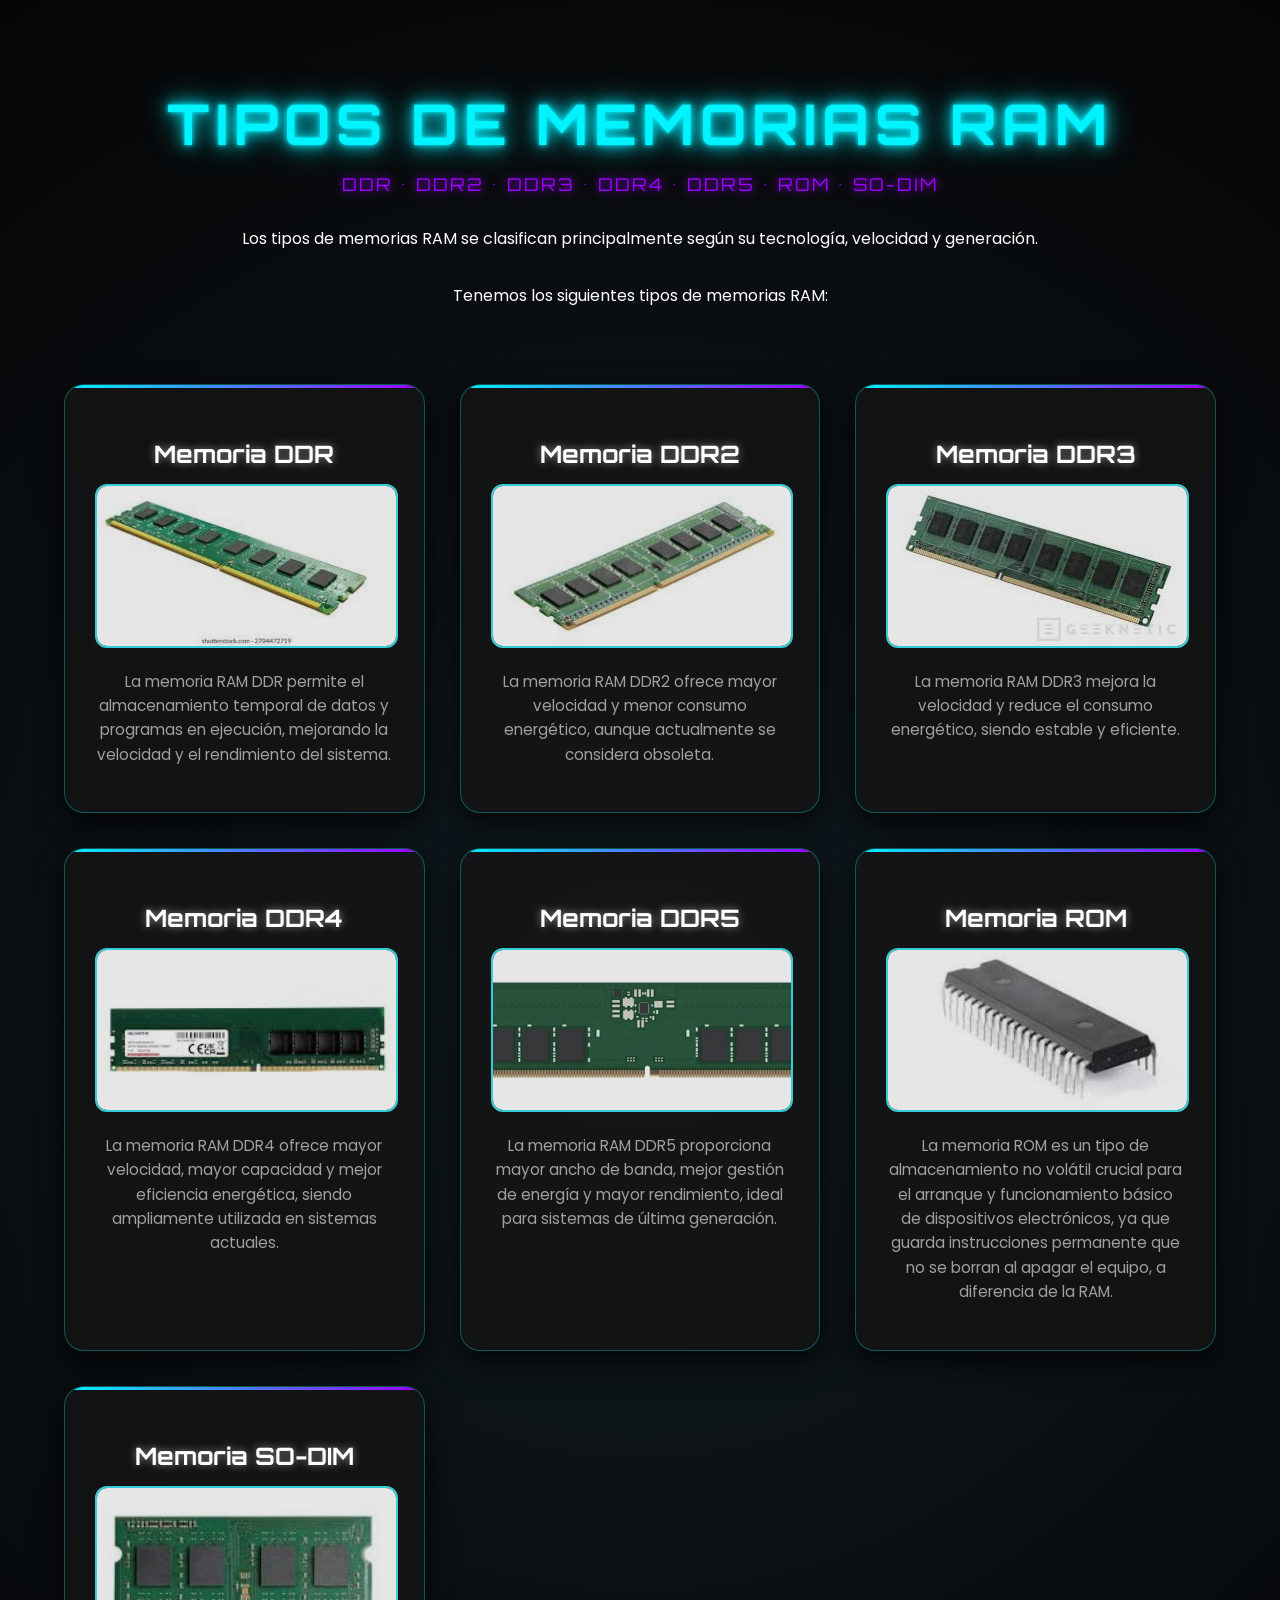
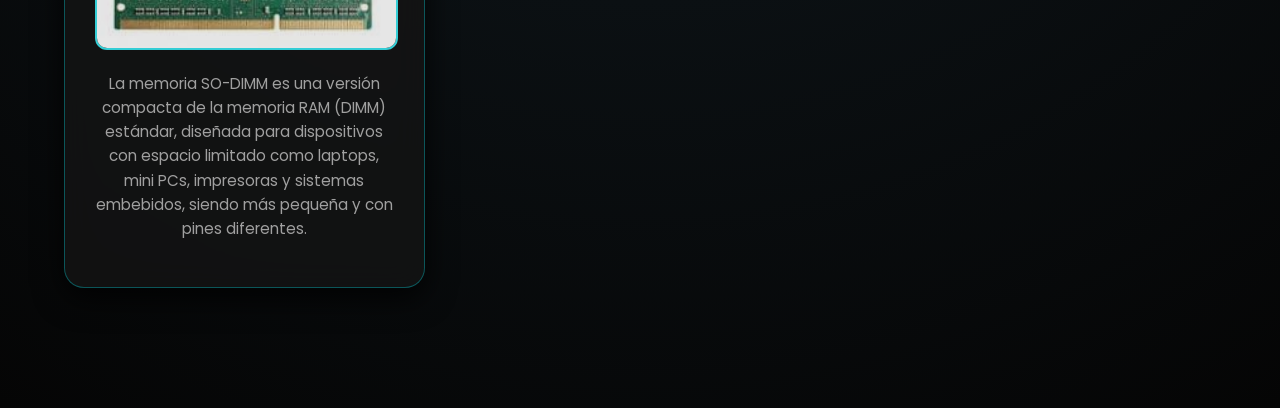
<file: index.html>
<!DOCTYPE html>
<html lang="es">
<head>
  <meta charset="UTF-8">
  <meta name="viewport" content="width=device-width, initial-scale=1.0">
  <title>Tipos de Memorias RAM</title>
  <link rel="stylesheet" href="memorias RAM.css">
  <link rel="shortcut icon" type="image/x-icon" href="icono RAM.jfif">
</head>
<body>
  <header class="encabezado">
    <h1>TIPOS DE MEMORIAS RAM</h1>
    <h2>DDR • DDR2 • DDR3 • DDR4 • DDR5 • ROM • SO-DIM</h2>
  </header>


  
  <p>Los tipos de memorias RAM se clasifican principalmente según su tecnología, velocidad y generación.</p>
  <p>Tenemos los siguientes tipos de memorias RAM:</p>

  <!-- Tarjetas con imágenes clicables -->
  <section class="tarjetas">
    <div class="tarjeta">
      <h3>Memoria DDR</h3>
      <a href="DDR.html">
        <img src="imagen DDR.jfif" alt="DDR">
      </a>
      <p>La memoria RAM DDR permite el almacenamiento temporal de datos y programas en ejecución, mejorando la velocidad y el rendimiento del sistema.</p>

    </div>

    <div class="tarjeta">
      <h3>Memoria DDR2</h3>
      <a href="DDR2.html">
        <img src="imagen DDR2.jfif" alt="DDR2">
      </a>
      <p>La memoria RAM DDR2 ofrece mayor velocidad y menor consumo energético, aunque actualmente se considera obsoleta.</p>

    </div>

    <div class="tarjeta">
      <h3>Memoria DDR3</h3>
      <a href="DDR3.html">
        <img src="imagen DDR3.jfif" alt="DDR3">
      </a>
      <p>La memoria RAM DDR3 mejora la velocidad y reduce el consumo energético, siendo estable y eficiente.</p>

    </div>

    <div class="tarjeta">
      <h3>Memoria DDR4</h3>
      <a href="DDR4.html">
        <img src="imagen DDR4.jfif" alt="DDR4">
      </a>
      <p>La memoria RAM DDR4 ofrece mayor velocidad, mayor capacidad y mejor eficiencia energética, siendo ampliamente utilizada en sistemas actuales.</p>

    </div>
     
    <div class="tarjeta">
        <h3>Memoria DDR5</h3>
        <a href="DDR5.html">
          <img src="imagen DDR5.webp" alt="DDR5">
        </a>
        <p>La memoria RAM DDR5 proporciona mayor ancho de banda, mejor gestión de energía y mayor rendimiento, ideal para sistemas de última generación.</p>

      </div>

      <div class="tarjeta">
        <h3>Memoria ROM</h3>
        <a href="ROM.html">
          <img src="imagen ROM.jfif" alt="ROM">
        </a>
        <p>La memoria ROM es un tipo de almacenamiento no volátil crucial para el arranque y funcionamiento básico de dispositivos electrónicos, ya que guarda instrucciones permanente que no se borran al apagar el equipo, a diferencia de la RAM.</p>

      </div>

      <div class="tarjeta">
        <h3>Memoria SO-DIM</h3>
        <a href="SO-DIM.html">
          <img src="imagen SO-DIM.jfif" alt="SO=DIM">
        </a>
        <p>La memoria SO-DIMM es una versión compacta de la memoria RAM (DIMM) estándar, diseñada para dispositivos con espacio limitado como laptops, mini PCs, impresoras y sistemas embebidos, siendo más pequeña y con pines diferentes.</p>

      </div>
  </section>

  <footer>

  </footer>
</body>
</html>
</file>
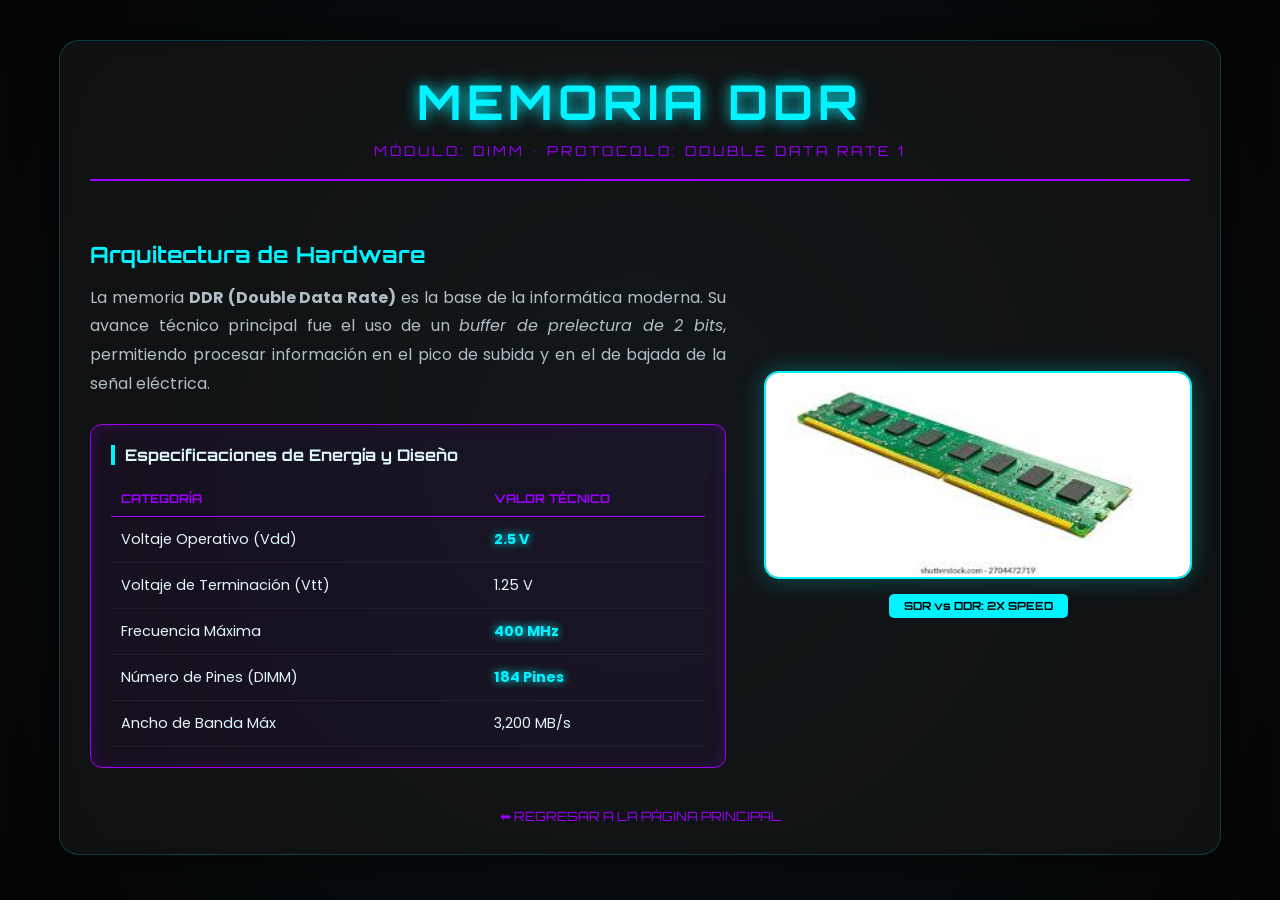
<file: DDR.html>
<!DOCTYPE html>
<html lang="es">
<head>
  <meta charset="UTF-8">
  <meta name="viewport" content="width=device-width, initial-scale=1.0">
  <title>Especificaciones DDR | Tech Lab</title>
  <link href="https://fonts.googleapis.com/css2?family=Orbitron:wght@400;700&family=Poppins:wght@300;400;600&display=swap" rel="stylesheet">
  <link rel="shortcut icon" type="image/x-icon" href="icono RAM.jfif">
  <style>
    /* --- VARIABLES Y BASES --- */
    :root {
      --negro-fondo: #050505;
      --cian-neon: #00f3ff;
      --violeta-neon: #9d00ff;
      --gris-tech: #1a1a1a;
      --blanco-suave: #e0f7fa;
    }

    body {
      margin: 0;
      padding: 0;
      font-family: 'Poppins', sans-serif;
      background-color: var(--negro-fondo);
      background-image: radial-gradient(circle at center, #0a151a 0%, #050505 100%);
      color: var(--blanco-suave);
      min-height: 100vh;
      display: flex;
      flex-direction: column;
      align-items: center;
    }

    /* --- CONTENEDOR PRINCIPAL --- */
    .portada {
      width: 90%;
      max-width: 1100px;
      margin: 40px auto;
      padding: 30px;
      border: 1px solid rgba(0, 243, 255, 0.2);
      border-radius: 20px;
      background: rgba(26, 26, 26, 0.5);
      backdrop-filter: blur(10px);
      box-shadow: 0 0 40px rgba(0, 0, 0, 0.8);
    }

    /* --- ENCABEZADO --- */
    .header-detalle {
      text-align: center;
      margin-bottom: 40px;
      border-bottom: 2px solid var(--violeta-neon);
      padding-bottom: 20px;
    }

    h1 {
      font-family: 'Orbitron', sans-serif;
      font-size: 3rem;
      color: var(--cian-neon);
      text-shadow: 0 0 15px var(--cian-neon);
      margin: 0;
      letter-spacing: 5px;
    }

    .status-bar {
      font-family: 'Orbitron', sans-serif;
      font-size: 0.85rem;
      color: var(--violeta-neon);
      letter-spacing: 3px;
      margin-top: 10px;
      text-transform: uppercase;
    }

    /* --- GRID DE CONTENIDO --- */
    .contenido-grid {
      display: grid;
      grid-template-columns: 1.2fr 0.8fr;
      gap: 40px;
      margin-bottom: 40px;
    }

    .info-tecnica h2 {
      font-family: 'Orbitron', sans-serif;
      color: var(--cian-neon);
      font-size: 1.4rem;
      margin-bottom: 15px;
    }

    .info-tecnica p {
      line-height: 1.8;
      color: #b0bec5;
      text-align: justify;
    }

    /* --- TABLA TÉCNICA --- */
    .tabla-contenedor {
      background: rgba(157, 0, 255, 0.05);
      border: 1px solid var(--violeta-neon);
      border-radius: 12px;
      padding: 20px;
      margin-top: 25px;
      box-shadow: inset 0 0 15px rgba(157, 0, 255, 0.2);
    }

    .tabla-contenedor h3 {
      font-family: 'Orbitron', sans-serif;
      font-size: 1rem;
      margin-top: 0;
      color: var(--blanco-suave);
      border-left: 4px solid var(--cian-neon);
      padding-left: 10px;
    }

    table {
      width: 100%;
      border-collapse: collapse;
      margin-top: 15px;
    }

    th {
      text-align: left;
      color: var(--violeta-neon);
      font-family: 'Orbitron', sans-serif;
      font-size: 0.75rem;
      padding: 10px;
      border-bottom: 1px solid var(--violeta-neon);
    }

    td {
      padding: 12px 10px;
      font-size: 0.9rem;
      border-bottom: 1px solid rgba(255, 255, 255, 0.05);
    }

    .neon-highlight {
      color: var(--cian-neon);
      font-weight: bold;
      text-shadow: 0 0 8px var(--cian-neon);
    }

    /* --- ELEMENTO VISUAL --- */
    .visual-hardware {
      display: flex;
      flex-direction: column;
      align-items: center;
      justify-content: center;
    }

    .img-neon {
      width: 100%;
      border-radius: 15px;
      border: 2px solid var(--cian-neon);
      box-shadow: 0 0 25px rgba(0, 243, 255, 0.3);
      transition: transform 0.4s ease;
    }

    .img-neon:hover {
      transform: scale(1.03) rotate(1deg);
    }

    .chip-label {
      margin-top: 15px;
      font-family: 'Orbitron', sans-serif;
      font-size: 0.7rem;
      background: var(--cian-neon);
      color: #000;
      padding: 5px 15px;
      border-radius: 5px;
      font-weight: bold;
    }

    /* --- BOTONERA --- */
    .botonera-detalle {
      display: flex;
      justify-content: center;
      gap: 15px;
      flex-wrap: wrap;
    }

    .boton-neon {
      text-decoration: none;
      font-family: 'Orbitron', sans-serif;
      font-size: 0.8rem;
      color: var(--cian-neon);
      border: 1px solid var(--cian-neon);
      padding: 12px 25px;
      border-radius: 4px;
      transition: all 0.3s ease;
      background: transparent;
      letter-spacing: 2px;
    }

    .boton-neon:hover {
      background: var(--cian-neon);
      color: #000;
      box-shadow: 0 0 20px var(--cian-neon);
      transform: translateY(-3px);
    }

    .link-back {
      display: block;
      margin-top: 40px;
      text-align: center;
      color: var(--violeta-neon);
      text-decoration: none;
      font-family: 'Orbitron', sans-serif;
      font-size: 0.8rem;
      transition: color 0.3s;
    }

    .link-back:hover {
      color: var(--cian-neon);
      text-shadow: 0 0 10px var(--cian-neon);
    }

    /* --- RESPONSIVO --- */
    @media (max-width: 850px) {
      .contenido-grid {
        grid-template-columns: 1fr;
      }
      h1 { font-size: 2rem; }
    }
  </style>
</head>
<body>

  <section class="portada">
    <header class="header-detalle">
        <h1>MEMORIA DDR</h1>
        <div class="status-bar">Módulo: DIMM • Protocolo: Double Data Rate 1</div>
    </header>

    <div class="contenido-grid">
        <div class="info-tecnica">
            <h2>Arquitectura de Hardware</h2>
            <p>
                La memoria <strong>DDR (Double Data Rate)</strong> es la base de la informática moderna. Su avance técnico principal fue el uso de un <em>buffer de prelectura de 2 bits</em>, permitiendo procesar información en el pico de subida y en el de bajada de la señal eléctrica.
            </p>
            
            <div class="tabla-contenedor">
                <h3>Especificaciones de Energía y Diseño</h3>
                <table>
                    <thead>
                        <tr>
                            <th>CATEGORÍA</th>
                            <th>VALOR TÉCNICO</th>
                        </tr>
                    </thead>
                    <tbody>
                        <tr>
                            <td>Voltaje Operativo (Vdd)</td>
                            <td class="neon-highlight">2.5 V</td>
                        </tr>
                        <tr>
                            <td>Voltaje de Terminación (Vtt)</td>
                            <td>1.25 V</td>
                        </tr>
                        <tr>
                            <td>Frecuencia Máxima</td>
                            <td class="neon-highlight">400 MHz</td>
                        </tr>
                        <tr>
                            <td>Número de Pines (DIMM)</td>
                            <td class="neon-highlight">184 Pines</td>
                        </tr>
                        <tr>
                            <td>Ancho de Banda Máx</td>
                            <td>3,200 MB/s</td>
                        </tr>
                    </tbody>
                </table>
            </div>
        </div>

        <div class="visual-hardware">
            <img src="imagen DDR.jfif" alt="DDR RAM Module" class="img-neon">
            <div class="chip-label">SDR vs DDR: 2X SPEED</div>
        </div>
    </div>
    <a href="index.html" class="link-back">⬅ REGRESAR A LA PÁGINA PRINCIPAL</a>
  </section>

</body>
</html>
</file>
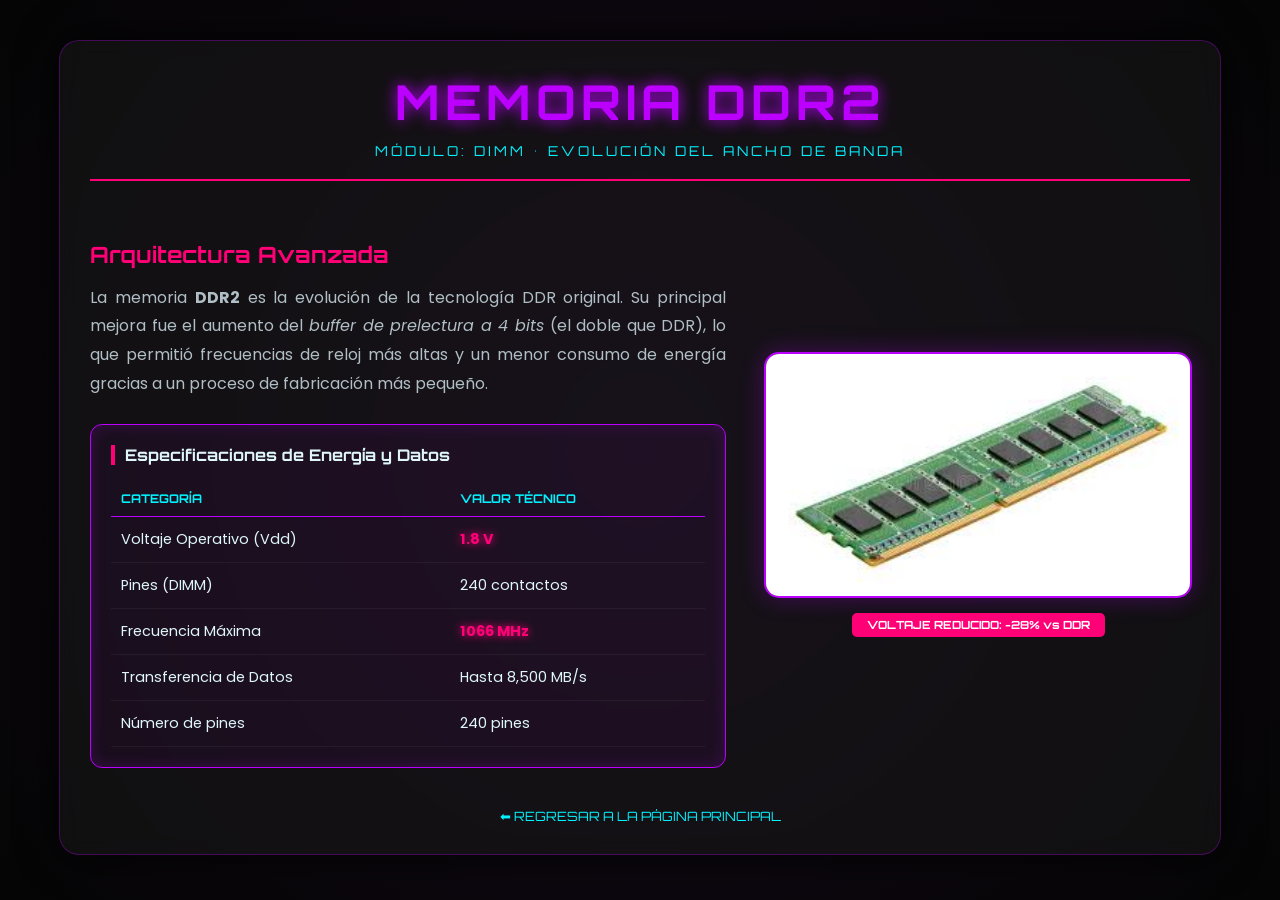
<file: DDR2.html>
<!DOCTYPE html>
<html lang="es">
<head>
  <meta charset="UTF-8">
  <meta name="viewport" content="width=device-width, initial-scale=1.0">
  <title>Especificaciones DDR2 | Tech Lab</title>
  <link href="https://fonts.googleapis.com/css2?family=Orbitron:wght@400;700&family=Poppins:wght@300;400;600&display=swap" rel="stylesheet">
  <link rel="shortcut icon" type="image/x-icon" href="icono RAM.jfif">
  
  <style>
    /* --- VARIABLES Y BASES --- */
    :root {
      --negro-fondo: #050505;
      --cian-neon: #00f3ff;
      --violeta-neon: #bc00ff; /* Un tono más intenso para DDR2 */
      --rosa-tech: #ff0077;
      --blanco-suave: #e0f7fa;
    }

    body {
      margin: 0;
      padding: 0;
      font-family: 'Poppins', sans-serif;
      background-color: var(--negro-fondo);
      background-image: radial-gradient(circle at center, #150a1a 0%, #050505 100%);
      color: var(--blanco-suave);
      min-height: 100vh;
      display: flex;
      flex-direction: column;
      align-items: center;
    }

    /* --- CONTENEDOR PRINCIPAL --- */
    .portada {
      width: 90%;
      max-width: 1100px;
      margin: 40px auto;
      padding: 30px;
      border: 1px solid rgba(188, 0, 255, 0.3);
      border-radius: 20px;
      background: rgba(26, 26, 26, 0.5);
      backdrop-filter: blur(10px);
      box-shadow: 0 0 40px rgba(0, 0, 0, 0.9);
    }

    /* --- ENCABEZADO --- */
    .header-detalle {
      text-align: center;
      margin-bottom: 40px;
      border-bottom: 2px solid var(--rosa-tech);
      padding-bottom: 20px;
    }

    h1 {
      font-family: 'Orbitron', sans-serif;
      font-size: 3rem;
      color: var(--violeta-neon);
      text-shadow: 0 0 15px var(--violeta-neon);
      margin: 0;
      letter-spacing: 5px;
    }

    .status-bar {
      font-family: 'Orbitron', sans-serif;
      font-size: 0.85rem;
      color: var(--cian-neon);
      letter-spacing: 3px;
      margin-top: 10px;
      text-transform: uppercase;
    }

    /* --- GRID DE CONTENIDO --- */
    .contenido-grid {
      display: grid;
      grid-template-columns: 1.2fr 0.8fr;
      gap: 40px;
      margin-bottom: 40px;
    }

    .info-tecnica h2 {
      font-family: 'Orbitron', sans-serif;
      color: var(--rosa-tech);
      font-size: 1.4rem;
      margin-bottom: 15px;
    }

    .info-tecnica p {
      line-height: 1.8;
      color: #b0bec5;
      text-align: justify;
    }

    /* --- TABLA TÉCNICA --- */
    .tabla-contenedor {
      background: rgba(188, 0, 255, 0.05);
      border: 1px solid var(--violeta-neon);
      border-radius: 12px;
      padding: 20px;
      margin-top: 25px;
      box-shadow: inset 0 0 15px rgba(188, 0, 255, 0.2);
    }

    .tabla-contenedor h3 {
      font-family: 'Orbitron', sans-serif;
      font-size: 1rem;
      margin-top: 0;
      color: var(--blanco-suave);
      border-left: 4px solid var(--rosa-tech);
      padding-left: 10px;
    }

    table {
      width: 100%;
      border-collapse: collapse;
      margin-top: 15px;
    }

    th {
      text-align: left;
      color: var(--cian-neon);
      font-family: 'Orbitron', sans-serif;
      font-size: 0.75rem;
      padding: 10px;
      border-bottom: 1px solid var(--violeta-neon);
    }

    td {
      padding: 12px 10px;
      font-size: 0.9rem;
      border-bottom: 1px solid rgba(255, 255, 255, 0.05);
    }

    .neon-highlight {
      color: var(--rosa-tech);
      font-weight: bold;
      text-shadow: 0 0 8px var(--rosa-tech);
    }

    /* --- ELEMENTO VISUAL --- */
    .visual-hardware {
      display: flex;
      flex-direction: column;
      align-items: center;
      justify-content: center;
    }

    .img-neon {
      width: 100%;
      border-radius: 15px;
      border: 2px solid var(--violeta-neon);
      box-shadow: 0 0 25px rgba(188, 0, 255, 0.3);
      transition: transform 0.4s ease;
    }

    .img-neon:hover {
      transform: scale(1.03) rotate(-1deg);
    }

    .chip-label {
      margin-top: 15px;
      font-family: 'Orbitron', sans-serif;
      font-size: 0.7rem;
      background: var(--rosa-tech);
      color: #fff;
      padding: 5px 15px;
      border-radius: 5px;
      font-weight: bold;
    }

    .link-back {
      display: block;
      margin-top: 40px;
      text-align: center;
      color: var(--cian-neon);
      text-decoration: none;
      font-family: 'Orbitron', sans-serif;
      font-size: 0.8rem;
      transition: color 0.3s;
    }

    .link-back:hover {
      color: var(--rosa-tech);
      text-shadow: 0 0 10px var(--rosa-tech);
    }

    /* --- RESPONSIVO --- */
    @media (max-width: 850px) {
      .contenido-grid {
        grid-template-columns: 1fr;
      }
      h1 { font-size: 2rem; }
    }
  </style>
</head>
<body>

  <section class="portada">
    <header class="header-detalle">
        <h1>MEMORIA DDR2</h1>
        <div class="status-bar">Módulo: DIMM • Evolución del Ancho de Banda</div>
    </header>

    <div class="contenido-grid">
        <div class="info-tecnica">
            <h2>Arquitectura Avanzada</h2>
            <p>
                La memoria <strong>DDR2</strong> es la evolución de la tecnología DDR original. Su principal mejora fue el aumento del <em>buffer de prelectura a 4 bits</em> (el doble que DDR), lo que permitió frecuencias de reloj más altas y un menor consumo de energía gracias a un proceso de fabricación más pequeño.
            </p>
            
            

            <div class="tabla-contenedor">
                <h3>Especificaciones de Energía y Datos</h3>
                <table>
                    <thead>
                        <tr>
                            <th>CATEGORÍA</th>
                            <th>VALOR TÉCNICO</th>
                        </tr>
                    </thead>
                    <tbody>
                        <tr>
                            <td>Voltaje Operativo (Vdd)</td>
                            <td class="neon-highlight">1.8 V</td>
                        </tr>
                        <tr>
                            <td>Pines (DIMM)</td>
                            <td>240 contactos</td>
                        </tr>
                        <tr>
                            <td>Frecuencia Máxima</td>
                            <td class="neon-highlight">1066 MHz</td>
                        </tr>
                        <tr>
                            <td>Transferencia de Datos</td>
                            <td>Hasta 8,500 MB/s</td>
                        </tr>
                        <tr>
                            <td>Número de pines</td>
                            <td>240 pines</td>
                        </tr>
                    </tbody>
                </table>
            </div>
        </div>

        <div class="visual-hardware">
            <img src="imagen DDR2.jfif" alt="DDR2 RAM Module" class="img-neon">
            <div class="chip-label">VOLTAJE REDUCIDO: -28% vs DDR</div>
        </div>
    </div>
    
    <a href="index.html" class="link-back">⬅ REGRESAR A LA PÁGINA PRINCIPAL</a>
  </section>

</body>
</html>
</file>
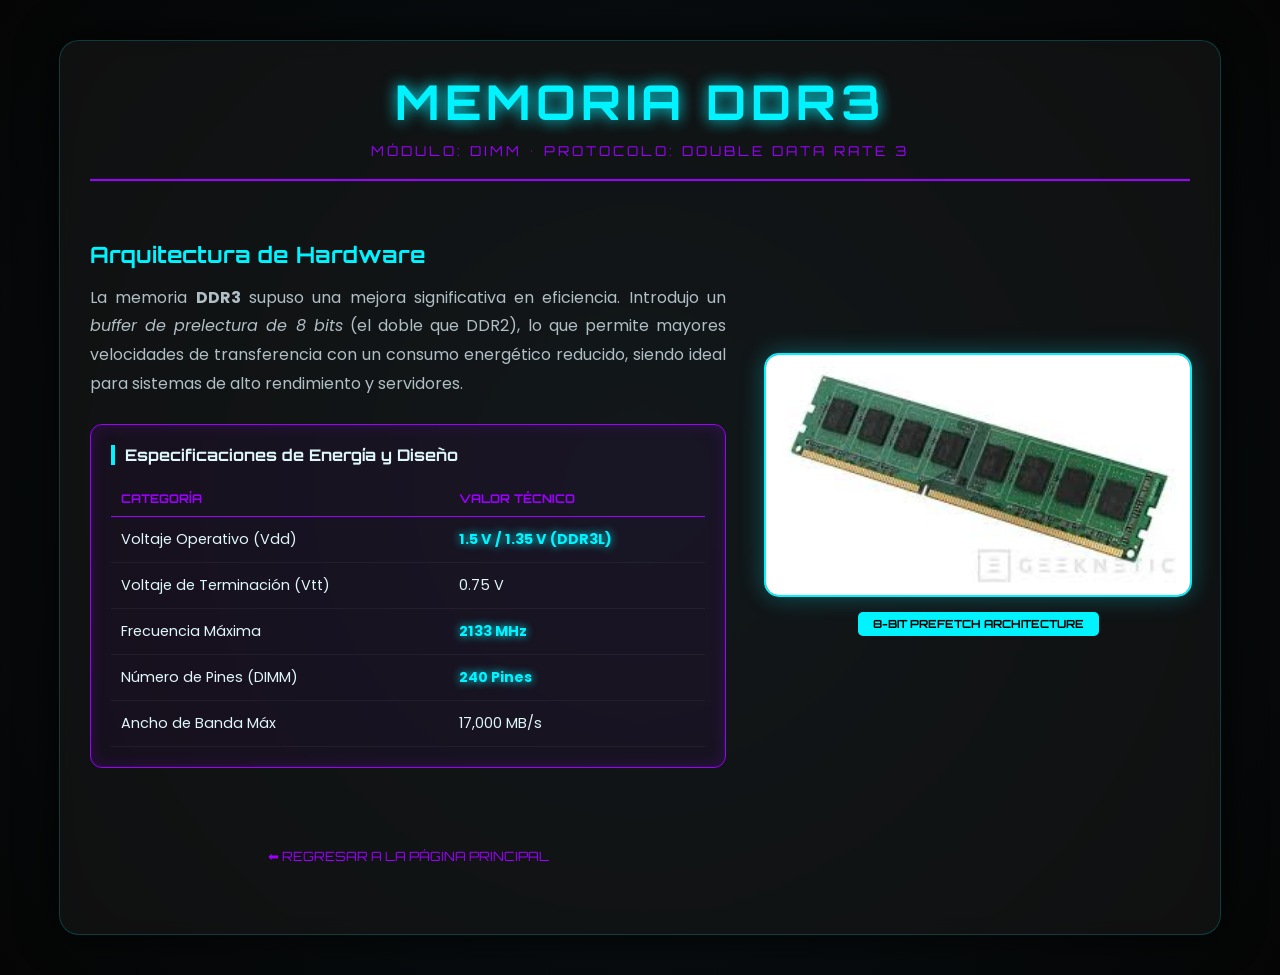
<file: DDR3.html>
<!DOCTYPE html>
<html lang="es">
<head>
  <meta charset="UTF-8">
  <meta name="viewport" content="width=device-width, initial-scale=1.0">
  <title>Especificaciones DDR3 | Tech Lab</title>
  <link href="https://fonts.googleapis.com/css2?family=Orbitron:wght@400;700&family=Poppins:wght@300;400;600&display=swap" rel="stylesheet">
  <link rel="shortcut icon" type="image/x-icon" href="icono RAM.jfif">
  <style>
    /* --- VARIABLES Y BASES --- */
    :root {
      --negro-fondo: #050505;
      --cian-neon: #00f3ff;
      --violeta-neon: #9d00ff;
      --gris-tech: #1a1a1a;
      --blanco-suave: #e0f7fa;
    }

    body {
      margin: 0;
      padding: 0;
      font-family: 'Poppins', sans-serif;
      background-color: var(--negro-fondo);
      background-image: radial-gradient(circle at center, #0a151a 0%, #050505 100%);
      color: var(--blanco-suave);
      min-height: 100vh;
      display: flex;
      flex-direction: column;
      align-items: center;
    }

    /* --- CONTENEDOR PRINCIPAL --- */
    .portada {
      width: 90%;
      max-width: 1100px;
      margin: 40px auto;
      padding: 30px;
      border: 1px solid rgba(0, 243, 255, 0.2);
      border-radius: 20px;
      background: rgba(26, 26, 26, 0.5);
      backdrop-filter: blur(10px);
      box-shadow: 0 0 40px rgba(0, 0, 0, 0.8);
    }

    /* --- ENCABEZADO --- */
    .header-detalle {
      text-align: center;
      margin-bottom: 40px;
      border-bottom: 2px solid var(--violeta-neon);
      padding-bottom: 20px;
    }

    h1 {
      font-family: 'Orbitron', sans-serif;
      font-size: 3rem;
      color: var(--cian-neon);
      text-shadow: 0 0 15px var(--cian-neon);
      margin: 0;
      letter-spacing: 5px;
    }

    .status-bar {
      font-family: 'Orbitron', sans-serif;
      font-size: 0.85rem;
      color: var(--violeta-neon);
      letter-spacing: 3px;
      margin-top: 10px;
      text-transform: uppercase;
    }

    /* --- GRID DE CONTENIDO --- */
    .contenido-grid {
      display: grid;
      grid-template-columns: 1.2fr 0.8fr;
      gap: 40px;
      margin-bottom: 40px;
    }

    .info-tecnica h2 {
      font-family: 'Orbitron', sans-serif;
      color: var(--cian-neon);
      font-size: 1.4rem;
      margin-bottom: 15px;
    }

    .info-tecnica p {
      line-height: 1.8;
      color: #b0bec5;
      text-align: justify;
    }

    /* --- TABLA TÉCNICA --- */
    .tabla-contenedor {
      background: rgba(157, 0, 255, 0.05);
      border: 1px solid var(--violeta-neon);
      border-radius: 12px;
      padding: 20px;
      margin-top: 25px;
      box-shadow: inset 0 0 15px rgba(157, 0, 255, 0.2);
    }

    .tabla-contenedor h3 {
      font-family: 'Orbitron', sans-serif;
      font-size: 1rem;
      margin-top: 0;
      color: var(--blanco-suave);
      border-left: 4px solid var(--cian-neon);
      padding-left: 10px;
    }

    table {
      width: 100%;
      border-collapse: collapse;
      margin-top: 15px;
    }

    th {
      text-align: left;
      color: var(--violeta-neon);
      font-family: 'Orbitron', sans-serif;
      font-size: 0.75rem;
      padding: 10px;
      border-bottom: 1px solid var(--violeta-neon);
    }

    td {
      padding: 12px 10px;
      font-size: 0.9rem;
      border-bottom: 1px solid rgba(255, 255, 255, 0.05);
    }

    .neon-highlight {
      color: var(--cian-neon);
      font-weight: bold;
      text-shadow: 0 0 8px var(--cian-neon);
    }

    /* --- ELEMENTO VISUAL --- */
    .visual-hardware {
      display: flex;
      flex-direction: column;
      align-items: center;
      justify-content: center;
    }

    .img-neon {
      width: 100%;
      border-radius: 15px;
      border: 2px solid var(--cian-neon);
      box-shadow: 0 0 25px rgba(0, 243, 255, 0.3);
      transition: transform 0.4s ease;
    }

    .img-neon:hover {
      transform: scale(1.03) rotate(1deg);
    }

    .chip-label {
      margin-top: 15px;
      font-family: 'Orbitron', sans-serif;
      font-size: 0.7rem;
      background: var(--cian-neon);
      color: #000;
      padding: 5px 15px;
      border-radius: 5px;
      font-weight: bold;
    }

    /* --- BOTONERA --- */
    .botonera-detalle {
      display: flex;
      justify-content: center;
      gap: 15px;
      flex-wrap: wrap;
    }

    .boton-neon {
      text-decoration: none;
      font-family: 'Orbitron', sans-serif;
      font-size: 0.8rem;
      color: var(--cian-neon);
      border: 1px solid var(--cian-neon);
      padding: 12px 25px;
      border-radius: 4px;
      transition: all 0.3s ease;
      background: transparent;
      letter-spacing: 2px;
    }

    .boton-neon:hover {
      background: var(--cian-neon);
      color: #000;
      box-shadow: 0 0 20px var(--cian-neon);
      transform: translateY(-3px);
    }

    .link-back {
      display: block;
      margin-top: 40px;
      text-align: center;
      color: var(--violeta-neon);
      text-decoration: none;
      font-family: 'Orbitron', sans-serif;
      font-size: 0.8rem;
      transition: color 0.3s;
    }

    .link-back:hover {
      color: var(--cian-neon);
      text-shadow: 0 0 10px var(--cian-neon);
    }

    /* --- RESPONSIVO --- */
    @media (max-width: 850px) {
      .contenido-grid {
        grid-template-columns: 1fr;
      }
      h1 { font-size: 2rem; }
    }
  </style>
</head>
<body>

  <section class="portada">
    <header class="header-detalle">
        <h1>MEMORIA DDR3</h1>
        <div class="status-bar">Módulo: DIMM • Protocolo: Double Data Rate 3</div>
    </header>

    <div class="contenido-grid">
        <div class="info-tecnica">
            <h2>Arquitectura de Hardware</h2>
            <p>
                La memoria <strong>DDR3</strong> supuso una mejora significativa en eficiencia. Introdujo un <em>buffer de prelectura de 8 bits</em> (el doble que DDR2), lo que permite mayores velocidades de transferencia con un consumo energético reducido, siendo ideal para sistemas de alto rendimiento y servidores.
            </p>
            
            

            <div class="tabla-contenedor">
                <h3>Especificaciones de Energía y Diseño</h3>
                <table>
                    <thead>
                        <tr>
                            <th>CATEGORÍA</th>
                            <th>VALOR TÉCNICO</th>
                        </tr>
                    </thead>
                    <tbody>
                        <tr>
                            <td>Voltaje Operativo (Vdd)</td>
                            <td class="neon-highlight">1.5 V / 1.35 V (DDR3L)</td>
                        </tr>
                        <tr>
                            <td>Voltaje de Terminación (Vtt)</td>
                            <td>0.75 V</td>
                        </tr>
                        <tr>
                            <td>Frecuencia Máxima</td>
                            <td class="neon-highlight">2133 MHz</td>
                        </tr>
                        <tr>
                            <td>Número de Pines (DIMM)</td>
                            <td class="neon-highlight">240 Pines</td>
                        </tr>
                        <tr>
                            <td>Ancho de Banda Máx</td>
                            <td>17,000 MB/s</td>
                        </tr>
                    </tbody>
                </table>
            </div>
        </div>

        <div class="visual-hardware">
            <img src="imagen DDR3.jfif" alt="DDR3 RAM Module" class="img-neon">
            <div class="chip-label">8-BIT PREFETCH ARCHITECTURE</div>
        </div>
    <a href="index.html" class="link-back">⬅ REGRESAR A LA PÁGINA PRINCIPAL</a>
  </section>

</body>
</html>
</file>
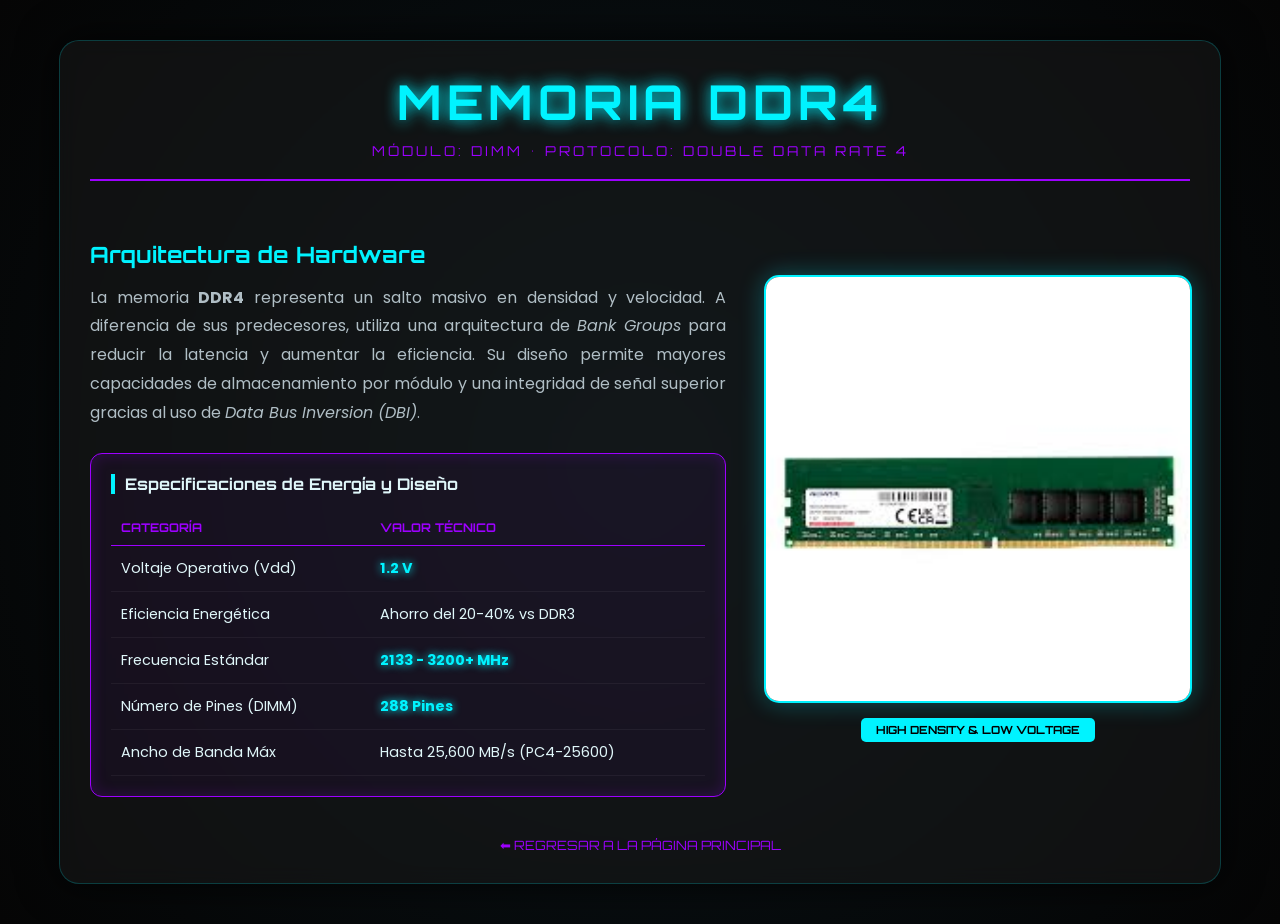
<file: DDR4.html>
<!DOCTYPE html>
<html lang="es">
<head>
  <meta charset="UTF-8">
  <meta name="viewport" content="width=device-width, initial-scale=1.0">
  <title>Especificaciones DDR4 | Tech Lab</title>
  <link href="https://fonts.googleapis.com/css2?family=Orbitron:wght@400;700&family=Poppins:wght@300;400;600&display=swap" rel="stylesheet">
  <link rel="shortcut icon" type="image/x-icon" href="icono RAM.jfif">
  <style>
    /* --- VARIABLES Y BASES --- */
    :root {
      --negro-fondo: #050505;
      --cian-neon: #00f3ff;
      --violeta-neon: #9d00ff;
      --gris-tech: #1a1a1a;
      --blanco-suave: #e0f7fa;
    }

    body {
      margin: 0;
      padding: 0;
      font-family: 'Poppins', sans-serif;
      background-color: var(--negro-fondo);
      background-image: radial-gradient(circle at center, #0a151a 0%, #050505 100%);
      color: var(--blanco-suave);
      min-height: 100vh;
      display: flex;
      flex-direction: column;
      align-items: center;
    }

    /* --- CONTENEDOR PRINCIPAL --- */
    .portada {
      width: 90%;
      max-width: 1100px;
      margin: 40px auto;
      padding: 30px;
      border: 1px solid rgba(0, 243, 255, 0.2);
      border-radius: 20px;
      background: rgba(26, 26, 26, 0.5);
      backdrop-filter: blur(10px);
      box-shadow: 0 0 40px rgba(0, 0, 0, 0.8);
    }

    /* --- ENCABEZADO --- */
    .header-detalle {
      text-align: center;
      margin-bottom: 40px;
      border-bottom: 2px solid var(--violeta-neon);
      padding-bottom: 20px;
    }

    h1 {
      font-family: 'Orbitron', sans-serif;
      font-size: 3rem;
      color: var(--cian-neon);
      text-shadow: 0 0 15px var(--cian-neon);
      margin: 0;
      letter-spacing: 5px;
    }

    .status-bar {
      font-family: 'Orbitron', sans-serif;
      font-size: 0.85rem;
      color: var(--violeta-neon);
      letter-spacing: 3px;
      margin-top: 10px;
      text-transform: uppercase;
    }

    /* --- GRID DE CONTENIDO --- */
    .contenido-grid {
      display: grid;
      grid-template-columns: 1.2fr 0.8fr;
      gap: 40px;
      margin-bottom: 40px;
    }

    .info-tecnica h2 {
      font-family: 'Orbitron', sans-serif;
      color: var(--cian-neon);
      font-size: 1.4rem;
      margin-bottom: 15px;
    }

    .info-tecnica p {
      line-height: 1.8;
      color: #b0bec5;
      text-align: justify;
    }

    /* --- TABLA TÉCNICA --- */
    .tabla-contenedor {
      background: rgba(157, 0, 255, 0.05);
      border: 1px solid var(--violeta-neon);
      border-radius: 12px;
      padding: 20px;
      margin-top: 25px;
      box-shadow: inset 0 0 15px rgba(157, 0, 255, 0.2);
    }

    .tabla-contenedor h3 {
      font-family: 'Orbitron', sans-serif;
      font-size: 1rem;
      margin-top: 0;
      color: var(--blanco-suave);
      border-left: 4px solid var(--cian-neon);
      padding-left: 10px;
    }

    table {
      width: 100%;
      border-collapse: collapse;
      margin-top: 15px;
    }

    th {
      text-align: left;
      color: var(--violeta-neon);
      font-family: 'Orbitron', sans-serif;
      font-size: 0.75rem;
      padding: 10px;
      border-bottom: 1px solid var(--violeta-neon);
    }

    td {
      padding: 12px 10px;
      font-size: 0.9rem;
      border-bottom: 1px solid rgba(255, 255, 255, 0.05);
    }

    .neon-highlight {
      color: var(--cian-neon);
      font-weight: bold;
      text-shadow: 0 0 8px var(--cian-neon);
    }

    /* --- ELEMENTO VISUAL --- */
    .visual-hardware {
      display: flex;
      flex-direction: column;
      align-items: center;
      justify-content: center;
    }

    .img-neon {
      width: 100%;
      border-radius: 15px;
      border: 2px solid var(--cian-neon);
      box-shadow: 0 0 25px rgba(0, 243, 255, 0.3);
      transition: transform 0.4s ease;
    }

    .img-neon:hover {
      transform: scale(1.03) rotate(1deg);
    }

    .chip-label {
      margin-top: 15px;
      font-family: 'Orbitron', sans-serif;
      font-size: 0.7rem;
      background: var(--cian-neon);
      color: #000;
      padding: 5px 15px;
      border-radius: 5px;
      font-weight: bold;
    }

    .link-back {
      display: block;
      margin-top: 40px;
      text-align: center;
      color: var(--violeta-neon);
      text-decoration: none;
      font-family: 'Orbitron', sans-serif;
      font-size: 0.8rem;
      transition: color 0.3s;
    }

    .link-back:hover {
      color: var(--cian-neon);
      text-shadow: 0 0 10px var(--cian-neon);
    }

    /* --- RESPONSIVO --- */
    @media (max-width: 850px) {
      .contenido-grid {
        grid-template-columns: 1fr;
      }
      h1 { font-size: 2rem; }
    }
  </style>
</head>
<body>

  <section class="portada">
    <header class="header-detalle">
        <h1>MEMORIA DDR4</h1>
        <div class="status-bar">Módulo: DIMM • Protocolo: Double Data Rate 4</div>
    </header>

    <div class="contenido-grid">
        <div class="info-tecnica">
            <h2>Arquitectura de Hardware</h2>
            <p>
                La memoria <strong>DDR4</strong> representa un salto masivo en densidad y velocidad. A diferencia de sus predecesores, utiliza una arquitectura de <em>Bank Groups</em> para reducir la latencia y aumentar la eficiencia. Su diseño permite mayores capacidades de almacenamiento por módulo y una integridad de señal superior gracias al uso de <em>Data Bus Inversion (DBI)</em>.
            </p>
            
            

            <div class="tabla-contenedor">
                <h3>Especificaciones de Energía y Diseño</h3>
                <table>
                    <thead>
                        <tr>
                            <th>CATEGORÍA</th>
                            <th>VALOR TÉCNICO</th>
                        </tr>
                    </thead>
                    <tbody>
                        <tr>
                            <td>Voltaje Operativo (Vdd)</td>
                            <td class="neon-highlight">1.2 V</td>
                        </tr>
                        <tr>
                            <td>Eficiencia Energética</td>
                            <td>Ahorro del 20-40% vs DDR3</td>
                        </tr>
                        <tr>
                            <td>Frecuencia Estándar</td>
                            <td class="neon-highlight">2133 - 3200+ MHz</td>
                        </tr>
                        <tr>
                            <td>Número de Pines (DIMM)</td>
                            <td class="neon-highlight">288 Pines</td>
                        </tr>
                        <tr>
                            <td>Ancho de Banda Máx</td>
                            <td>Hasta 25,600 MB/s (PC4-25600)</td>
                        </tr>
                    </tbody>
                </table>
            </div>
        </div>

        <div class="visual-hardware">
            <img src="imagen DDR4.jfif" alt="DDR4 RAM Module" class="img-neon">
            <div class="chip-label">HIGH DENSITY & LOW VOLTAGE</div>
        </div>
    </div>
    <a href="index.html" class="link-back">⬅ REGRESAR A LA PÁGINA PRINCIPAL</a>
  </section>

</body>
</html>
</file>
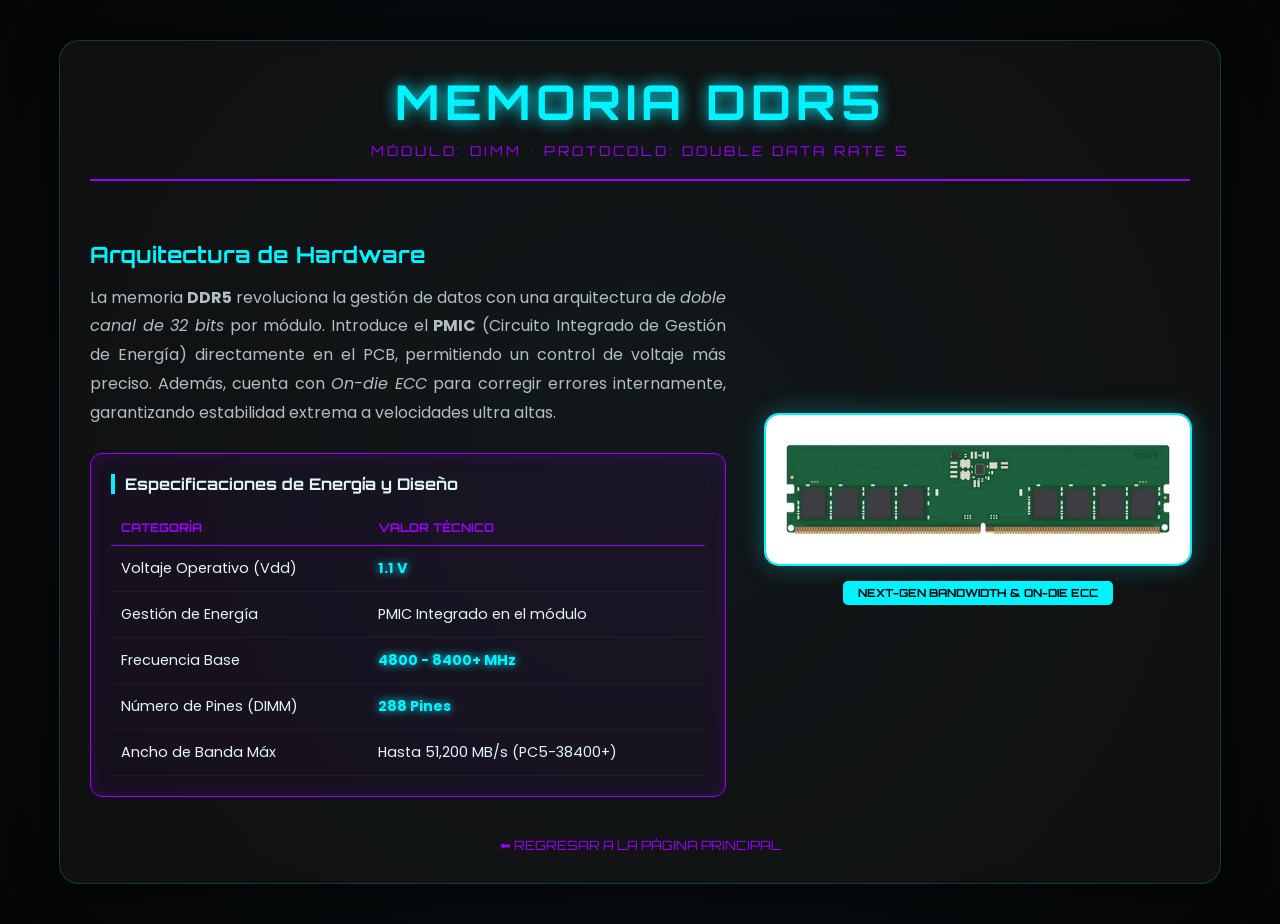
<file: DDR5.html>
<!DOCTYPE html>
<html lang="es">
<head>
  <meta charset="UTF-8">
  <meta name="viewport" content="width=device-width, initial-scale=1.0">
  <title>Especificaciones DDR5 | Tech Lab</title>
  <link href="https://fonts.googleapis.com/css2?family=Orbitron:wght@400;700&family=Poppins:wght@300;400;600&display=swap" rel="stylesheet">
  <link rel="shortcut icon" type="image/x-icon" href="icono RAM.jfif">
  <style>
    /* --- VARIABLES Y BASES --- */
    :root {
      --negro-fondo: #050505;
      --cian-neon: #00f3ff;
      --violeta-neon: #9d00ff;
      --gris-tech: #1a1a1a;
      --blanco-suave: #e0f7fa;
    }

    body {
      margin: 0;
      padding: 0;
      font-family: 'Poppins', sans-serif;
      background-color: var(--negro-fondo);
      background-image: radial-gradient(circle at center, #0a151a 0%, #050505 100%);
      color: var(--blanco-suave);
      min-height: 100vh;
      display: flex;
      flex-direction: column;
      align-items: center;
    }

    /* --- CONTENEDOR PRINCIPAL --- */
    .portada {
      width: 90%;
      max-width: 1100px;
      margin: 40px auto;
      padding: 30px;
      border: 1px solid rgba(0, 243, 255, 0.2);
      border-radius: 20px;
      background: rgba(26, 26, 26, 0.5);
      backdrop-filter: blur(10px);
      box-shadow: 0 0 40px rgba(0, 0, 0, 0.8);
    }

    /* --- ENCABEZADO --- */
    .header-detalle {
      text-align: center;
      margin-bottom: 40px;
      border-bottom: 2px solid var(--violeta-neon);
      padding-bottom: 20px;
    }

    h1 {
      font-family: 'Orbitron', sans-serif;
      font-size: 3rem;
      color: var(--cian-neon);
      text-shadow: 0 0 15px var(--cian-neon);
      margin: 0;
      letter-spacing: 5px;
    }

    .status-bar {
      font-family: 'Orbitron', sans-serif;
      font-size: 0.85rem;
      color: var(--violeta-neon);
      letter-spacing: 3px;
      margin-top: 10px;
      text-transform: uppercase;
    }

    /* --- GRID DE CONTENIDO --- */
    .contenido-grid {
      display: grid;
      grid-template-columns: 1.2fr 0.8fr;
      gap: 40px;
      margin-bottom: 40px;
    }

    .info-tecnica h2 {
      font-family: 'Orbitron', sans-serif;
      color: var(--cian-neon);
      font-size: 1.4rem;
      margin-bottom: 15px;
    }

    .info-tecnica p {
      line-height: 1.8;
      color: #b0bec5;
      text-align: justify;
    }

    /* --- TABLA TÉCNICA --- */
    .tabla-contenedor {
      background: rgba(157, 0, 255, 0.05);
      border: 1px solid var(--violeta-neon);
      border-radius: 12px;
      padding: 20px;
      margin-top: 25px;
      box-shadow: inset 0 0 15px rgba(157, 0, 255, 0.2);
    }

    .tabla-contenedor h3 {
      font-family: 'Orbitron', sans-serif;
      font-size: 1rem;
      margin-top: 0;
      color: var(--blanco-suave);
      border-left: 4px solid var(--cian-neon);
      padding-left: 10px;
    }

    table {
      width: 100%;
      border-collapse: collapse;
      margin-top: 15px;
    }

    th {
      text-align: left;
      color: var(--violeta-neon);
      font-family: 'Orbitron', sans-serif;
      font-size: 0.75rem;
      padding: 10px;
      border-bottom: 1px solid var(--violeta-neon);
    }

    td {
      padding: 12px 10px;
      font-size: 0.9rem;
      border-bottom: 1px solid rgba(255, 255, 255, 0.05);
    }

    .neon-highlight {
      color: var(--cian-neon);
      font-weight: bold;
      text-shadow: 0 0 8px var(--cian-neon);
    }

    /* --- ELEMENTO VISUAL --- */
    .visual-hardware {
      display: flex;
      flex-direction: column;
      align-items: center;
      justify-content: center;
    }

    .img-neon {
      width: 100%;
      border-radius: 15px;
      border: 2px solid var(--cian-neon);
      box-shadow: 0 0 25px rgba(0, 243, 255, 0.3);
      transition: transform 0.4s ease;
    }

    .img-neon:hover {
      transform: scale(1.03) rotate(1deg);
    }

    .chip-label {
      margin-top: 15px;
      font-family: 'Orbitron', sans-serif;
      font-size: 0.7rem;
      background: var(--cian-neon);
      color: #000;
      padding: 5px 15px;
      border-radius: 5px;
      font-weight: bold;
    }

    .link-back {
      display: block;
      margin-top: 40px;
      text-align: center;
      color: var(--violeta-neon);
      text-decoration: none;
      font-family: 'Orbitron', sans-serif;
      font-size: 0.8rem;
      transition: color 0.3s;
    }

    .link-back:hover {
      color: var(--cian-neon);
      text-shadow: 0 0 10px var(--cian-neon);
    }

    /* --- RESPONSIVO --- */
    @media (max-width: 850px) {
      .contenido-grid {
        grid-template-columns: 1fr;
      }
      h1 { font-size: 2rem; }
    }
  </style>
</head>
<body>

  <section class="portada">
    <header class="header-detalle">
        <h1>MEMORIA DDR5</h1>
        <div class="status-bar">Módulo: DIMM • Protocolo: Double Data Rate 5</div>
    </header>

    <div class="contenido-grid">
        <div class="info-tecnica">
            <h2>Arquitectura de Hardware</h2>
            <p>
                La memoria <strong>DDR5</strong> revoluciona la gestión de datos con una arquitectura de <em>doble canal de 32 bits</em> por módulo. Introduce el <strong>PMIC</strong> (Circuito Integrado de Gestión de Energía) directamente en el PCB, permitiendo un control de voltaje más preciso. Además, cuenta con <em>On-die ECC</em> para corregir errores internamente, garantizando estabilidad extrema a velocidades ultra altas.
            </p>
            
            

            <div class="tabla-contenedor">
                <h3>Especificaciones de Energía y Diseño</h3>
                <table>
                    <thead>
                        <tr>
                            <th>CATEGORÍA</th>
                            <th>VALOR TÉCNICO</th>
                        </tr>
                    </thead>
                    <tbody>
                        <tr>
                            <td>Voltaje Operativo (Vdd)</td>
                            <td class="neon-highlight">1.1 V</td>
                        </tr>
                        <tr>
                            <td>Gestión de Energía</td>
                            <td>PMIC Integrado en el módulo</td>
                        </tr>
                        <tr>
                            <td>Frecuencia Base</td>
                            <td class="neon-highlight">4800 - 8400+ MHz</td>
                        </tr>
                        <tr>
                            <td>Número de Pines (DIMM)</td>
                            <td class="neon-highlight">288 Pines</td>
                        </tr>
                        <tr>
                            <td>Ancho de Banda Máx</td>
                            <td>Hasta 51,200 MB/s (PC5-38400+)</td>
                        </tr>
                    </tbody>
                </table>
            </div>
        </div>

        <div class="visual-hardware">
            <img src="imagen DDR5.webp" alt="DDR5 RAM Module" class="img-neon">
            <div class="chip-label">NEXT-GEN BANDWIDTH & ON-DIE ECC</div>
        </div>
    </div>
    <a href="index.html" class="link-back">⬅ REGRESAR A LA PÁGINA PRINCIPAL</a>
  </section>

</body>
</html>
</file>
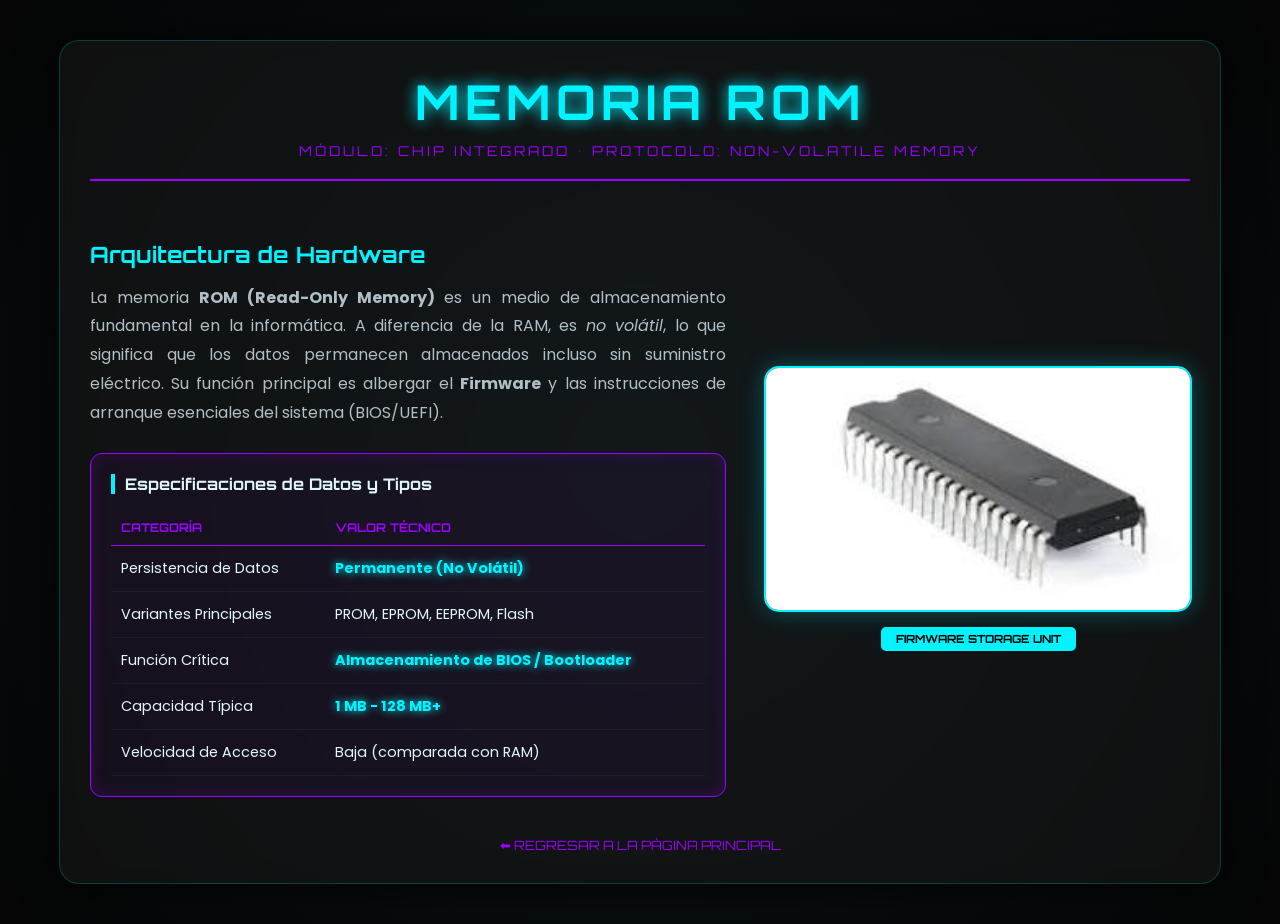
<file: ROM.html>
<!DOCTYPE html>
<html lang="es">
<head>
  <meta charset="UTF-8">
  <meta name="viewport" content="width=device-width, initial-scale=1.0">
  <title>Especificaciones ROM | Tech Lab</title>
  <link href="https://fonts.googleapis.com/css2?family=Orbitron:wght@400;700&family=Poppins:wght@300;400;600&display=swap" rel="stylesheet">
  <link rel="shortcut icon" type="image/x-icon" href="icono ROM.jfif">
  <style>
    /* --- VARIABLES Y BASES --- */
    :root {
      --negro-fondo: #050505;
      --cian-neon: #00f3ff;
      --violeta-neon: #9d00ff;
      --gris-tech: #1a1a1a;
      --blanco-suave: #e0f7fa;
    }

    body {
      margin: 0;
      padding: 0;
      font-family: 'Poppins', sans-serif;
      background-color: var(--negro-fondo);
      background-image: radial-gradient(circle at center, #0a151a 0%, #050505 100%);
      color: var(--blanco-suave);
      min-height: 100vh;
      display: flex;
      flex-direction: column;
      align-items: center;
    }

    /* --- CONTENEDOR PRINCIPAL --- */
    .portada {
      width: 90%;
      max-width: 1100px;
      margin: 40px auto;
      padding: 30px;
      border: 1px solid rgba(0, 243, 255, 0.2);
      border-radius: 20px;
      background: rgba(26, 26, 26, 0.5);
      backdrop-filter: blur(10px);
      box-shadow: 0 0 40px rgba(0, 0, 0, 0.8);
    }

    /* --- ENCABEZADO --- */
    .header-detalle {
      text-align: center;
      margin-bottom: 40px;
      border-bottom: 2px solid var(--violeta-neon);
      padding-bottom: 20px;
    }

    h1 {
      font-family: 'Orbitron', sans-serif;
      font-size: 3rem;
      color: var(--cian-neon);
      text-shadow: 0 0 15px var(--cian-neon);
      margin: 0;
      letter-spacing: 5px;
    }

    .status-bar {
      font-family: 'Orbitron', sans-serif;
      font-size: 0.85rem;
      color: var(--violeta-neon);
      letter-spacing: 3px;
      margin-top: 10px;
      text-transform: uppercase;
    }

    /* --- GRID DE CONTENIDO --- */
    .contenido-grid {
      display: grid;
      grid-template-columns: 1.2fr 0.8fr;
      gap: 40px;
      margin-bottom: 40px;
    }

    .info-tecnica h2 {
      font-family: 'Orbitron', sans-serif;
      color: var(--cian-neon);
      font-size: 1.4rem;
      margin-bottom: 15px;
    }

    .info-tecnica p {
      line-height: 1.8;
      color: #b0bec5;
      text-align: justify;
    }

    /* --- TABLA TÉCNICA --- */
    .tabla-contenedor {
      background: rgba(157, 0, 255, 0.05);
      border: 1px solid var(--violeta-neon);
      border-radius: 12px;
      padding: 20px;
      margin-top: 25px;
      box-shadow: inset 0 0 15px rgba(157, 0, 255, 0.2);
    }

    .tabla-contenedor h3 {
      font-family: 'Orbitron', sans-serif;
      font-size: 1rem;
      margin-top: 0;
      color: var(--blanco-suave);
      border-left: 4px solid var(--cian-neon);
      padding-left: 10px;
    }

    table {
      width: 100%;
      border-collapse: collapse;
      margin-top: 15px;
    }

    th {
      text-align: left;
      color: var(--violeta-neon);
      font-family: 'Orbitron', sans-serif;
      font-size: 0.75rem;
      padding: 10px;
      border-bottom: 1px solid var(--violeta-neon);
    }

    td {
      padding: 12px 10px;
      font-size: 0.9rem;
      border-bottom: 1px solid rgba(255, 255, 255, 0.05);
    }

    .neon-highlight {
      color: var(--cian-neon);
      font-weight: bold;
      text-shadow: 0 0 8px var(--cian-neon);
    }

    /* --- ELEMENTO VISUAL --- */
    .visual-hardware {
      display: flex;
      flex-direction: column;
      align-items: center;
      justify-content: center;
    }

    .img-neon {
      width: 100%;
      border-radius: 15px;
      border: 2px solid var(--cian-neon);
      box-shadow: 0 0 25px rgba(0, 243, 255, 0.3);
      transition: transform 0.4s ease;
    }

    .img-neon:hover {
      transform: scale(1.03) rotate(1deg);
    }

    .chip-label {
      margin-top: 15px;
      font-family: 'Orbitron', sans-serif;
      font-size: 0.7rem;
      background: var(--cian-neon);
      color: #000;
      padding: 5px 15px;
      border-radius: 5px;
      font-weight: bold;
    }

    .link-back {
      display: block;
      margin-top: 40px;
      text-align: center;
      color: var(--violeta-neon);
      text-decoration: none;
      font-family: 'Orbitron', sans-serif;
      font-size: 0.8rem;
      transition: color 0.3s;
    }

    .link-back:hover {
      color: var(--cian-neon);
      text-shadow: 0 0 10px var(--cian-neon);
    }

    /* --- RESPONSIVO --- */
    @media (max-width: 850px) {
      .contenido-grid {
        grid-template-columns: 1fr;
      }
      h1 { font-size: 2rem; }
    }
  </style>
</head>
<body>

  <section class="portada">
    <header class="header-detalle">
        <h1>MEMORIA ROM</h1>
        <div class="status-bar">Módulo: Chip Integrado • Protocolo: Non-Volatile Memory</div>
    </header>

    <div class="contenido-grid">
        <div class="info-tecnica">
            <h2>Arquitectura de Hardware</h2>
            <p>
                La memoria <strong>ROM (Read-Only Memory)</strong> es un medio de almacenamiento fundamental en la informática. A diferencia de la RAM, es <em>no volátil</em>, lo que significa que los datos permanecen almacenados incluso sin suministro eléctrico. Su función principal es albergar el <strong>Firmware</strong> y las instrucciones de arranque esenciales del sistema (BIOS/UEFI).
            </p>
            
            

            <div class="tabla-contenedor">
                <h3>Especificaciones de Datos y Tipos</h3>
                <table>
                    <thead>
                        <tr>
                            <th>CATEGORÍA</th>
                            <th>VALOR TÉCNICO</th>
                        </tr>
                    </thead>
                    <tbody>
                        <tr>
                            <td>Persistencia de Datos</td>
                            <td class="neon-highlight">Permanente (No Volátil)</td>
                        </tr>
                        <tr>
                            <td>Variantes Principales</td>
                            <td>PROM, EPROM, EEPROM, Flash</td>
                        </tr>
                        <tr>
                            <td>Función Crítica</td>
                            <td class="neon-highlight">Almacenamiento de BIOS / Bootloader</td>
                        </tr>
                        <tr>
                            <td>Capacidad Típica</td>
                            <td class="neon-highlight">1 MB - 128 MB+</td>
                        </tr>
                        <tr>
                            <td>Velocidad de Acceso</td>
                            <td>Baja (comparada con RAM)</td>
                        </tr>
                    </tbody>
                </table>
            </div>
        </div>

        <div class="visual-hardware">
            <img src="imagen ROM.jfif" alt="ROM Chip" class="img-neon">
            <div class="chip-label">FIRMWARE STORAGE UNIT</div>
        </div>
    </div>
    <a href="index.html" class="link-back">⬅ REGRESAR A LA PÁGINA PRINCIPAL</a>
  </section>

</body>
</html>
</file>
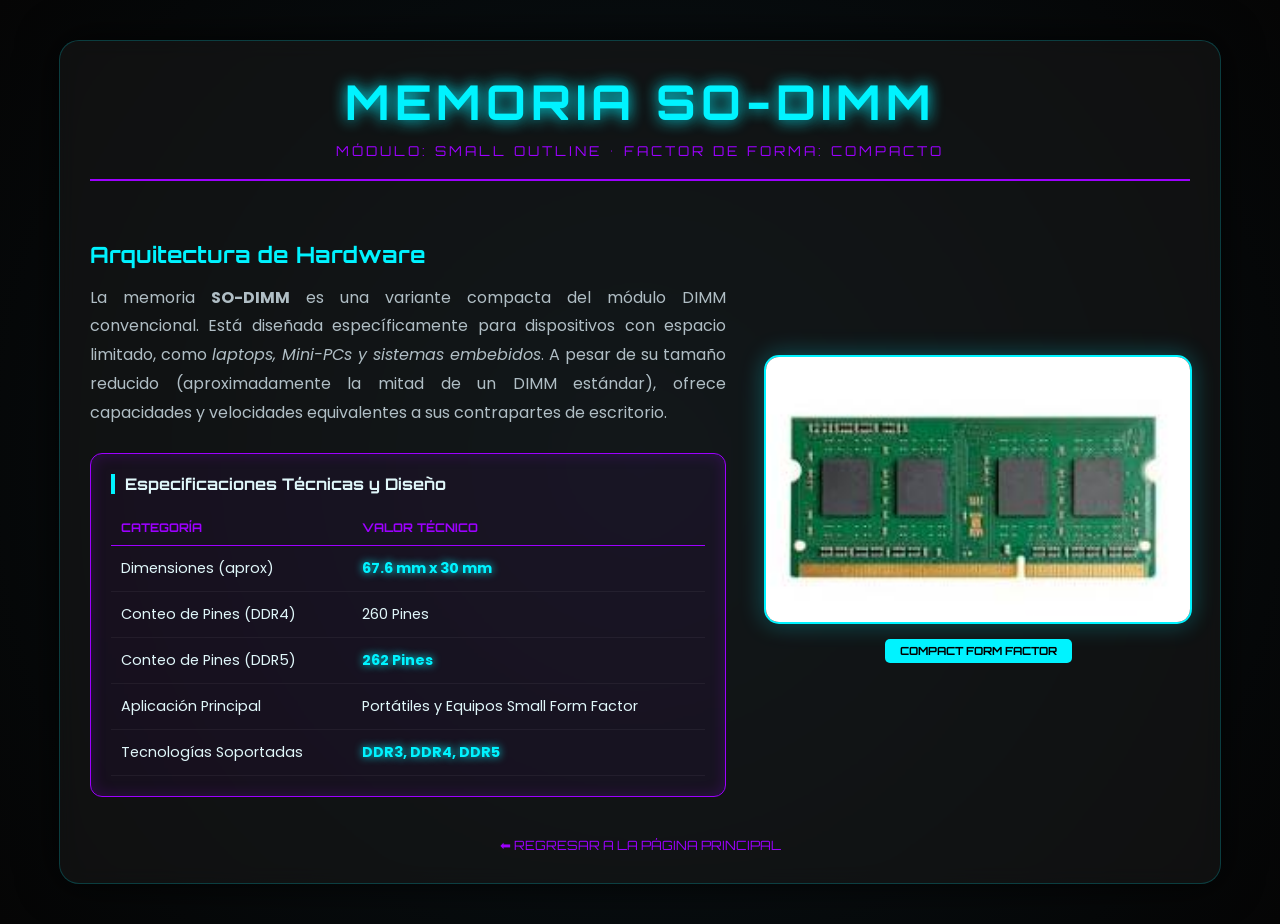
<file: SO-DIM.html>
<!DOCTYPE html>
<html lang="es">
<head>
  <meta charset="UTF-8">
  <meta name="viewport" content="width=device-width, initial-scale=1.0">
  <title>Especificaciones SO-DIMM | Tech Lab</title>
  <link href="https://fonts.googleapis.com/css2?family=Orbitron:wght@400;700&family=Poppins:wght@300;400;600&display=swap" rel="stylesheet">
  <link rel="shortcut icon" type="image/x-icon" href="icono RAM.jfif">
  <style>
    /* --- VARIABLES Y BASES --- */
    :root {
      --negro-fondo: #050505;
      --cian-neon: #00f3ff;
      --violeta-neon: #9d00ff;
      --gris-tech: #1a1a1a;
      --blanco-suave: #e0f7fa;
    }

    body {
      margin: 0;
      padding: 0;
      font-family: 'Poppins', sans-serif;
      background-color: var(--negro-fondo);
      background-image: radial-gradient(circle at center, #0a151a 0%, #050505 100%);
      color: var(--blanco-suave);
      min-height: 100vh;
      display: flex;
      flex-direction: column;
      align-items: center;
    }

    /* --- CONTENEDOR PRINCIPAL --- */
    .portada {
      width: 90%;
      max-width: 1100px;
      margin: 40px auto;
      padding: 30px;
      border: 1px solid rgba(0, 243, 255, 0.2);
      border-radius: 20px;
      background: rgba(26, 26, 26, 0.5);
      backdrop-filter: blur(10px);
      box-shadow: 0 0 40px rgba(0, 0, 0, 0.8);
    }

    /* --- ENCABEZADO --- */
    .header-detalle {
      text-align: center;
      margin-bottom: 40px;
      border-bottom: 2px solid var(--violeta-neon);
      padding-bottom: 20px;
    }

    h1 {
      font-family: 'Orbitron', sans-serif;
      font-size: 3rem;
      color: var(--cian-neon);
      text-shadow: 0 0 15px var(--cian-neon);
      margin: 0;
      letter-spacing: 5px;
    }

    .status-bar {
      font-family: 'Orbitron', sans-serif;
      font-size: 0.85rem;
      color: var(--violeta-neon);
      letter-spacing: 3px;
      margin-top: 10px;
      text-transform: uppercase;
    }

    /* --- GRID DE CONTENIDO --- */
    .contenido-grid {
      display: grid;
      grid-template-columns: 1.2fr 0.8fr;
      gap: 40px;
      margin-bottom: 40px;
    }

    .info-tecnica h2 {
      font-family: 'Orbitron', sans-serif;
      color: var(--cian-neon);
      font-size: 1.4rem;
      margin-bottom: 15px;
    }

    .info-tecnica p {
      line-height: 1.8;
      color: #b0bec5;
      text-align: justify;
    }

    /* --- TABLA TÉCNICA --- */
    .tabla-contenedor {
      background: rgba(157, 0, 255, 0.05);
      border: 1px solid var(--violeta-neon);
      border-radius: 12px;
      padding: 20px;
      margin-top: 25px;
      box-shadow: inset 0 0 15px rgba(157, 0, 255, 0.2);
    }

    .tabla-contenedor h3 {
      font-family: 'Orbitron', sans-serif;
      font-size: 1rem;
      margin-top: 0;
      color: var(--blanco-suave);
      border-left: 4px solid var(--cian-neon);
      padding-left: 10px;
    }

    table {
      width: 100%;
      border-collapse: collapse;
      margin-top: 15px;
    }

    th {
      text-align: left;
      color: var(--violeta-neon);
      font-family: 'Orbitron', sans-serif;
      font-size: 0.75rem;
      padding: 10px;
      border-bottom: 1px solid var(--violeta-neon);
    }

    td {
      padding: 12px 10px;
      font-size: 0.9rem;
      border-bottom: 1px solid rgba(255, 255, 255, 0.05);
    }

    .neon-highlight {
      color: var(--cian-neon);
      font-weight: bold;
      text-shadow: 0 0 8px var(--cian-neon);
    }

    /* --- ELEMENTO VISUAL --- */
    .visual-hardware {
      display: flex;
      flex-direction: column;
      align-items: center;
      justify-content: center;
    }

    .img-neon {
      width: 100%;
      border-radius: 15px;
      border: 2px solid var(--cian-neon);
      box-shadow: 0 0 25px rgba(0, 243, 255, 0.3);
      transition: transform 0.4s ease;
    }

    .img-neon:hover {
      transform: scale(1.03) rotate(1deg);
    }

    .chip-label {
      margin-top: 15px;
      font-family: 'Orbitron', sans-serif;
      font-size: 0.7rem;
      background: var(--cian-neon);
      color: #000;
      padding: 5px 15px;
      border-radius: 5px;
      font-weight: bold;
    }

    .link-back {
      display: block;
      margin-top: 40px;
      text-align: center;
      color: var(--violeta-neon);
      text-decoration: none;
      font-family: 'Orbitron', sans-serif;
      font-size: 0.8rem;
      transition: color 0.3s;
    }

    .link-back:hover {
      color: var(--cian-neon);
      text-shadow: 0 0 10px var(--cian-neon);
    }

    /* --- RESPONSIVO --- */
    @media (max-width: 850px) {
      .contenido-grid {
        grid-template-columns: 1fr;
      }
      h1 { font-size: 2rem; }
    }
  </style>
</head>
<body>

  <section class="portada">
    <header class="header-detalle">
        <h1>MEMORIA SO-DIMM</h1>
        <div class="status-bar">Módulo: Small Outline • Factor de Forma: Compacto</div>
    </header>

    <div class="contenido-grid">
        <div class="info-tecnica">
            <h2>Arquitectura de Hardware</h2>
            <p>
                La memoria <strong>SO-DIMM</strong> es una variante compacta del módulo DIMM convencional. Está diseñada específicamente para dispositivos con espacio limitado, como <em>laptops, Mini-PCs y sistemas embebidos</em>. A pesar de su tamaño reducido (aproximadamente la mitad de un DIMM estándar), ofrece capacidades y velocidades equivalentes a sus contrapartes de escritorio.
            </p>

            <div class="tabla-contenedor">
                <h3>Especificaciones Técnicas y Diseño</h3>
                <table>
                    <thead>
                        <tr>
                            <th>CATEGORÍA</th>
                            <th>VALOR TÉCNICO</th>
                        </tr>
                    </thead>
                    <tbody>
                        <tr>
                            <td>Dimensiones (aprox)</td>
                            <td class="neon-highlight">67.6 mm x 30 mm</td>
                        </tr>
                        <tr>
                            <td>Conteo de Pines (DDR4)</td>
                            <td>260 Pines</td>
                        </tr>
                        <tr>
                            <td>Conteo de Pines (DDR5)</td>
                            <td class="neon-highlight">262 Pines</td>
                        </tr>
                        <tr>
                            <td>Aplicación Principal</td>
                            <td>Portátiles y Equipos Small Form Factor</td>
                        </tr>
                        <tr>
                            <td>Tecnologías Soportadas</td>
                            <td class="neon-highlight">DDR3, DDR4, DDR5</td>
                        </tr>
                    </tbody>
                </table>
            </div>
        </div>

        <div class="visual-hardware">
            <img src="imagen SO-DIM.jfif" alt="SO-DIMM RAM Module" class="img-neon">
            <div class="chip-label">COMPACT FORM FACTOR</div>
        </div>
    </div>
    <a href="index.html" class="link-back">⬅ REGRESAR A LA PÁGINA PRINCIPAL</a>
  </section>

</body>
</html>
</file>
<file: memorias RAM.css>
/* --- FUENTE MODERNA --- */
@import url('https://fonts.googleapis.com/css2?family=Orbitron:wght@400;700&family=Poppins:wght@300;400;600&display=swap');

/* --- Paleta de Colores Neón ---
   Fondo: #050505 (Negro puro)
   Acento 1: #00f3ff (Cian Neón)
   Acento 2: #9d00ff (Violeta Eléctrico)
   Acento 3: #ff0055 (Magenta Tech)
*/

body {
  margin: 0;
  padding: 0;
  font-family: 'Poppins', sans-serif;
  /* Fondo más oscuro para resaltar los neones */
  background: radial-gradient(circle at center, #111b21 0%, #050505 100%);
  color: #ffffff;
  text-align: center;
  min-height: 100vh;
  display: flex;
  flex-direction: column;
  align-items: center;
  overflow-x: hidden;
}

/* --- Encabezado --- */
.encabezado {
  margin-top: 50px;
  animation: fadeDown 1.2s ease;
}

h1 {
  font-family: 'Orbitron', sans-serif; /* Fuente futurista */
  font-size: 3.5em;
  letter-spacing: 6px;
  margin-bottom: 10px;
  color: #00f3ff;
  /* Efecto de texto neón */
  text-shadow: 0 0 5px #00f3ff, 0 0 15px #00f3ff, 0 0 30px #00b8c4;
}

h2 {
  font-family: 'Orbitron', sans-serif;
  font-weight: 300;
  font-size: 1.1em;
  color: #9d00ff;
  text-shadow: 0 0 10px #9d00ff;
  letter-spacing: 2px;
}

/* --- Información del autor --- */
.info {
  background: rgba(157, 0, 255, 0.05);
  border: 1px solid #9d00ff;
  border-radius: 14px;
  padding: 18px 35px;
  margin-top: 25px;
  color: #fff;
  box-shadow: 0 0 15px rgba(157, 0, 255, 0.4);
  transition: all 0.4s ease;
}

.info:hover {
  transform: scale(1.08);
  background: rgba(157, 0, 255, 0.15);
  box-shadow: 0 0 30px rgba(157, 0, 255, 0.8), inset 0 0 10px rgba(157, 0, 255, 0.5);
}

/* --- Sección de tarjetas --- */
.tarjetas {
  display: grid;
  grid-template-columns: repeat(auto-fit, minmax(280px, 1fr));
  gap: 35px;
  width: 90%;
  max-width: 1200px;
  margin: 60px auto;
}

/* --- Tarjeta Neón --- */
.tarjeta {
  background: rgba(20, 20, 20, 0.8);
  padding: 30px;
  border-radius: 20px;
  border: 1px solid rgba(0, 243, 255, 0.3);
  box-shadow: 0 10px 30px rgba(0, 0, 0, 0.8);
  backdrop-filter: blur(15px);
  position: relative;
  overflow: hidden;
  transition: all 0.4s cubic-bezier(0.175, 0.885, 0.32, 1.275);
}

/* Línea superior brillante en cada tarjeta */
.tarjeta::after {
  content: "";
  position: absolute;
  top: 0;
  left: 0;
  width: 100%;
  height: 3px;
  background: linear-gradient(90deg, #00f3ff, #9d00ff);
}

.tarjeta:hover {
  transform: translateY(-15px);
  border-color: #00f3ff;
  box-shadow: 0 0 40px rgba(0, 243, 255, 0.4);
}

.tarjeta h3 {
  font-family: 'Orbitron', sans-serif;
  font-size: 1.5em;
  margin-bottom: 15px;
  color: #ffffff;
  text-shadow: 0 0 8px rgba(255, 255, 255, 0.5);
}

/* --- Imágenes con marco neón --- */
.tarjeta img {
  width: 100%;
  height: 160px;
  object-fit: cover;
  border-radius: 12px;
  border: 2px solid #00f3ff;
  filter: grayscale(30%) brightness(0.9);
  transition: all 0.4s ease;
}

.tarjeta:hover img {
  filter: grayscale(0%) brightness(1.1);
  transform: scale(1.05);
  box-shadow: 0 0 20px #00f3ff;
}

/* --- Descripción --- */
.tarjeta p {
  font-size: 0.95em;
  margin-top: 15px;
  color: #a0a0a0;
  line-height: 1.6;
}

/* --- Pie de página --- */
footer {
  margin-top: auto;
  padding: 30px;
  font-size: 0.8em;
  color: #444;
  letter-spacing: 1px;
}

/* --- ANIMACIONES --- */
@keyframes fadeDown {
  from {
    opacity: 0;
    transform: translateY(-40px);
  }
  to {
    opacity: 1;
    transform: translateY(0);
  }
}
</file>
